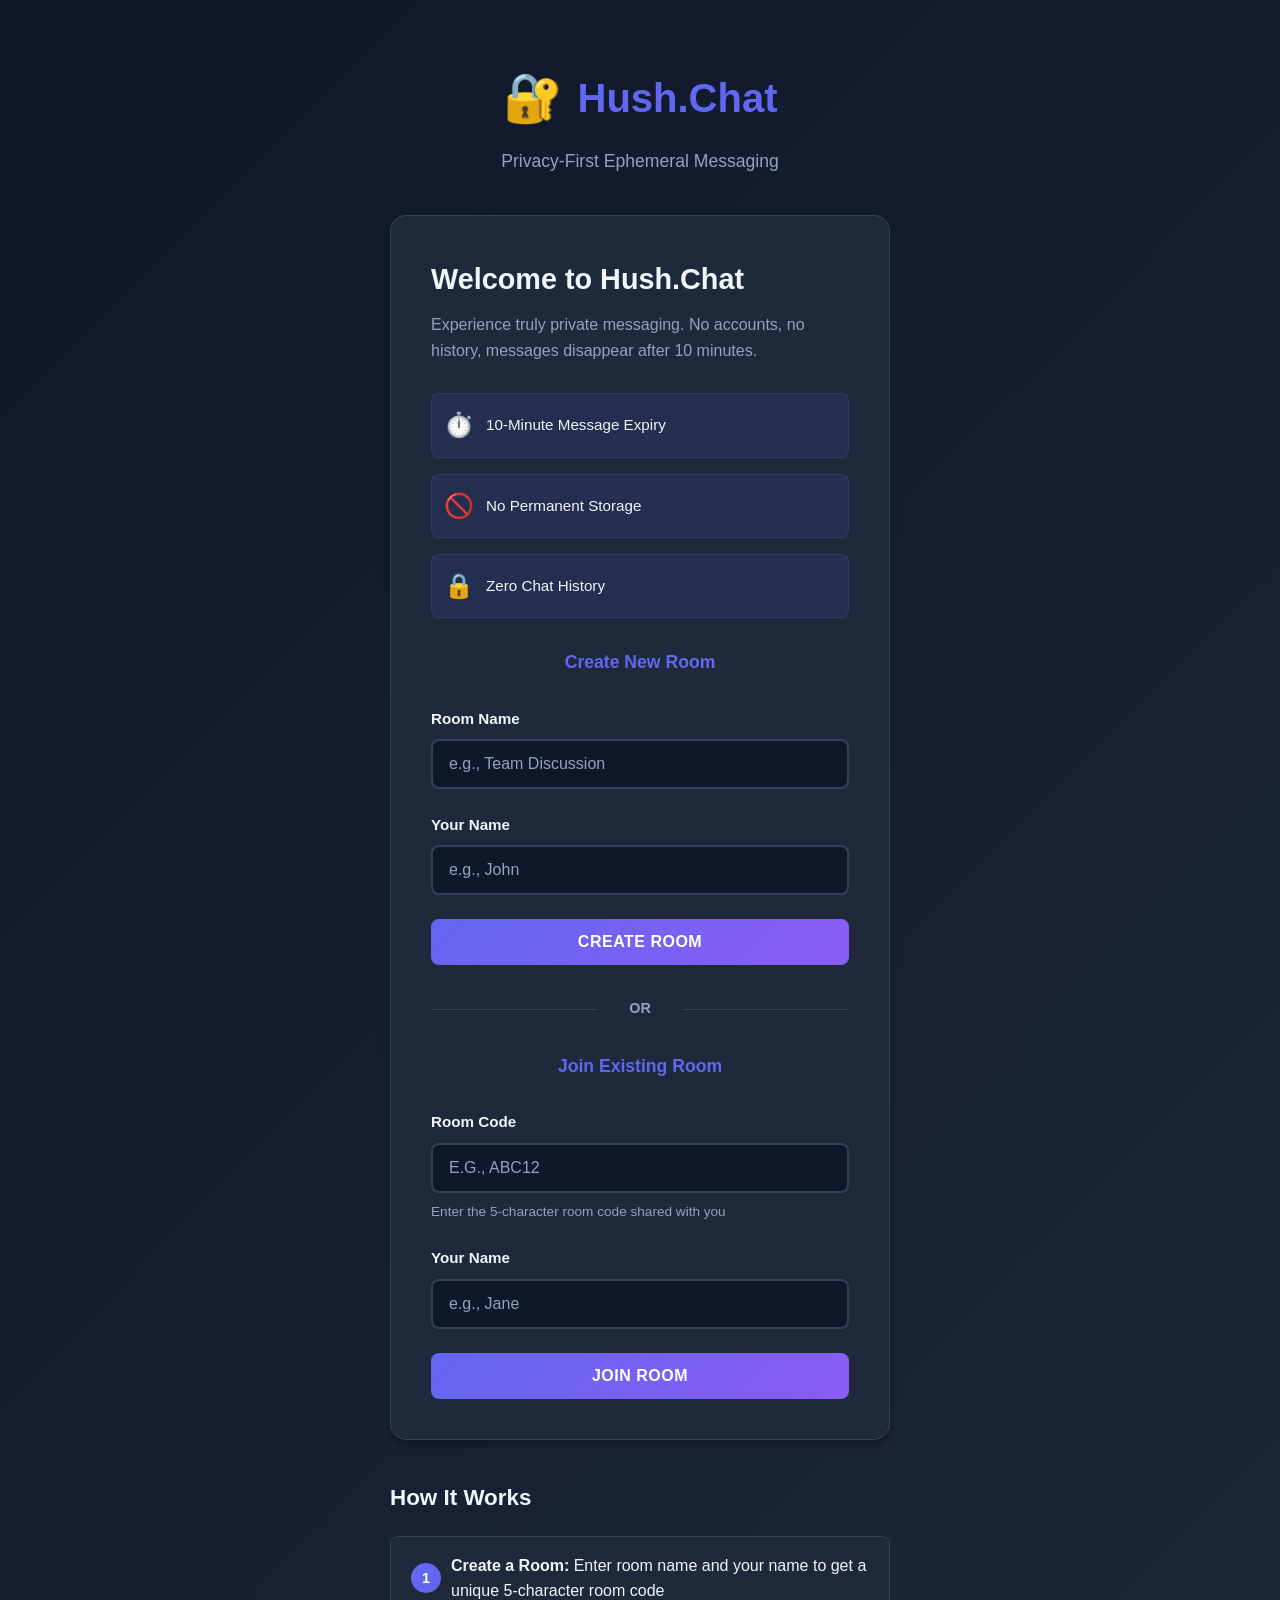
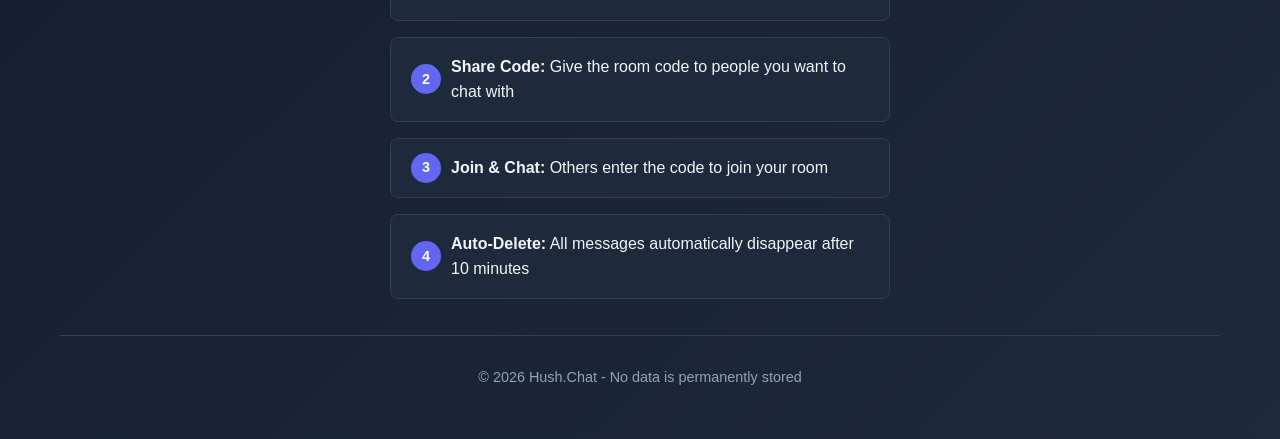
<file: Hush.Chat/src/main/resources/static/index.html>
<!DOCTYPE html>
<html lang="en">
<head>
    <meta charset="UTF-8">
    <meta name="viewport" content="width=device-width, initial-scale=1.0">
    <title>Hush.Chat - Privacy-First Messaging</title>
    <link rel="stylesheet" href="css/common.css">
    <link rel="stylesheet" href="css/auth.css">
</head>
<body>
<div class="container">
    <header class="header">
        <div class="logo">
            <span class="lock-icon">🔐</span>
            <h1>Hush.Chat</h1>
        </div>
        <p class="tagline">Privacy-First Ephemeral Messaging</p>
    </header>

    <main class="main-content">
        <div class="card">
            <h2>Welcome to Hush.Chat</h2>
            <p class="description">
                Experience truly private messaging. No accounts, no history,
                messages disappear after 10 minutes.
            </p>

            <div class="features">
                <div class="feature">
                    <span class="icon">⏱️</span>
                    <span>10-Minute Message Expiry</span>
                </div>
                <div class="feature">
                    <span class="icon">🚫</span>
                    <span>No Permanent Storage</span>
                </div>
                <div class="feature">
                    <span class="icon">🔒</span>
                    <span>Zero Chat History</span>
                </div>
            </div>

            <!-- Room Creation Form -->
            <div id="createRoomSection" class="room-section">
                <h3>Create New Room</h3>
                <form id="createRoomForm" class="auth-form">
                    <div class="form-group">
                        <label for="roomName">Room Name</label>
                        <input
                                type="text"
                                id="roomName"
                                name="roomName"
                                placeholder="e.g., Team Discussion"
                                minlength="3"
                                maxlength="50"
                                required
                        >
                    </div>
                    <div class="form-group">
                        <label for="creatorName">Your Name</label>
                        <input
                                type="text"
                                id="creatorName"
                                name="creatorName"
                                placeholder="e.g., John"
                                minlength="2"
                                maxlength="30"
                                required
                        >
                    </div>
                    <button type="submit" class="btn btn-primary" id="createRoomBtn">
                        Create Room
                    </button>
                </form>
            </div>

            <div class="divider">OR</div>

            <!-- Room Join Form -->
            <div id="joinRoomSection" class="room-section">
                <h3>Join Existing Room</h3>
                <form id="joinRoomForm" class="auth-form">
                    <div class="form-group">
                        <label for="roomCode">Room Code</label>
                        <input
                                type="text"
                                id="roomCode"
                                name="roomCode"
                                placeholder="e.g., ABC12"
                                pattern="[A-Z0-9]{5}"
                                maxlength="5"
                                style="text-transform: uppercase;"
                                required
                        >
                        <small class="help-text">
                            Enter the 5-character room code shared with you
                        </small>
                    </div>
                    <div class="form-group">
                        <label for="joinerName">Your Name</label>
                        <input
                                type="text"
                                id="joinerName"
                                name="joinerName"
                                placeholder="e.g., Jane"
                                minlength="2"
                                maxlength="30"
                                required
                        >
                    </div>
                    <button type="submit" class="btn btn-primary" id="joinRoomBtn">
                        Join Room
                    </button>
                </form>
            </div>

            <div id="errorMessage" class="error-message" style="display: none;"></div>
            <div id="successMessage" class="success-message" style="display: none;"></div>
        </div>

        <div class="info-section">
            <h3>How It Works</h3>
            <ol class="steps">
                <li><strong>Create a Room:</strong> Enter room name and your name to get a unique 5-character room code</li>
                <li><strong>Share Code:</strong> Give the room code to people you want to chat with</li>
                <li><strong>Join & Chat:</strong> Others enter the code to join your room</li>
                <li><strong>Auto-Delete:</strong> All messages automatically disappear after 10 minutes</li>
            </ol>
        </div>
    </main>

    <footer class="footer">
        <p>&copy; 2026 Hush.Chat - No data is permanently stored</p>
    </footer>
</div>

<script src="js/config.js"></script>
<script src="js/api.js"></script>
<script src="js/utils.js"></script>
<script src="js/room.js"></script>
</body>
</html>
</file>
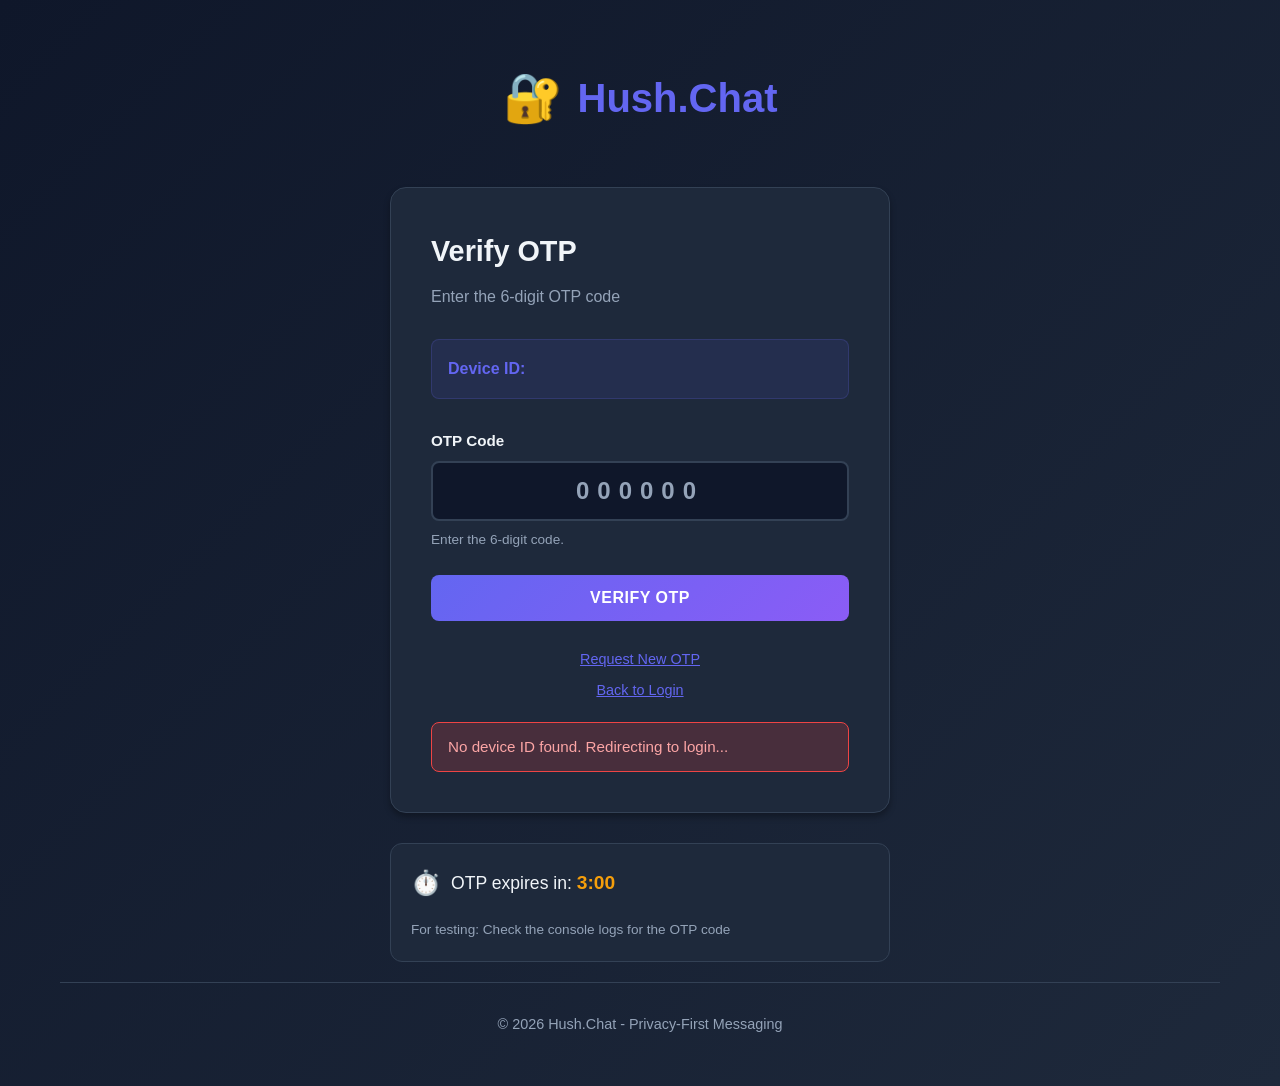
<file: Hush.Chat/src/main/resources/static/otp.html>
<!DOCTYPE html>
<html lang="en">
<head>
    <meta charset="UTF-8">
    <meta name="viewport" content="width=device-width, initial-scale=1.0">
    <title>Verify OTP - Hush.Chat</title>
    <link rel="stylesheet" href="css/common.css">
    <link rel="stylesheet" href="css/auth.css">
</head>
<body>
<div class="container">
    <header class="header">
        <div class="logo">
            <span class="lock-icon">🔐</span>
            <h1>Hush.Chat</h1>
        </div>
    </header>

    <main class="main-content">
        <div class="card">
            <h2>Verify OTP</h2>
            <p class="description">
                Enter the 6-digit OTP code
            </p>

            <div class="device-info">
                <strong>Device ID:</strong> <span id="deviceIdDisplay"></span>
            </div>

            <form id="otpVerifyForm" class="auth-form">
                <div class="form-group">
                    <label for="otpCode">OTP Code</label>
                    <input
                            type="text"
                            id="otpCode"
                            name="otpCode"
                            placeholder="000000"
                            pattern="[0-9]{6}"
                            maxlength="6"
                            required
                            autocomplete="off"
                    >
                    <small class="help-text" id="otpHelp">
                        Enter the 6-digit code. <span id="retriesLeft"></span>
                    </small>
                </div>

                <button type="submit" class="btn btn-primary" id="verifyOtpBtn">
                    Verify OTP
                </button>
            </form>

            <div class="alternative-actions">
                <button type="button" class="btn-link" id="requestNewOtp">
                    Request New OTP
                </button>
                <a href="index.html" class="btn-link">Back to Login</a>
            </div>

            <div id="errorMessage" class="error-message" style="display: none;"></div>
            <div id="successMessage" class="success-message" style="display: none;"></div>
        </div>

        <div class="info-box">
            <div class="timer-section">
                <span class="icon">⏱️</span>
                <span>OTP expires in: <strong id="countdown">3:00</strong></span>
            </div>
            <p class="small-text">
                For testing: Check the console logs for the OTP code
            </p>
        </div>
    </main>

    <footer class="footer">
        <p>&copy; 2026 Hush.Chat - Privacy-First Messaging</p>
    </footer>
</div>

<script src="js/config.js"></script>
<script src="js/api.js"></script>
<script src="js/utils.js"></script>

<script>
    // Initialize OTP verification page
    const deviceId = localStorage.getItem('deviceId');

    if (!deviceId) {
        showError('No device ID found. Redirecting to login...');
        setTimeout(() => {
            window.location.href = 'index.html';
        }, 2000);
    } else {
        document.getElementById('deviceIdDisplay').textContent = deviceId;

        // Start countdown timer
        let timeLeft = 180; // 3 minutes in seconds
        const countdownElement = document.getElementById('countdown');

        const countdownInterval = setInterval(() => {
            timeLeft--;
            const minutes = Math.floor(timeLeft / 60);
            const seconds = timeLeft % 60;
            countdownElement.textContent = `${minutes}:${seconds.toString().padStart(2, '0')}`;

            if (timeLeft <= 0) {
                clearInterval(countdownInterval);
                showError('OTP has expired. Please request a new one.');
                document.getElementById('verifyOtpBtn').disabled = true;
            }
        }, 1000);
    }

    // Handle OTP verification
    document.getElementById('otpVerifyForm').addEventListener('submit', async (e) => {
        e.preventDefault();

        const otpCode = document.getElementById('otpCode').value;
        const verifyBtn = document.getElementById('verifyOtpBtn');

        verifyBtn.disabled = true;
        verifyBtn.textContent = 'Verifying...';

        try {
            const response = await api.post('/auth/verify-otp', {
                deviceId: deviceId,
                otp: otpCode
            }, false);

            if (response.success) {
                // Store session token
                localStorage.setItem('sessionToken', response.data.sessionToken);
                localStorage.setItem('userId', response.data.userId);

                showSuccess('OTP verified! Redirecting...');

                setTimeout(() => {
                    window.location.href = 'chat.html';
                }, 1500);
            } else {
                throw new Error(response.error || 'Verification failed');
            }
        } catch (error) {
            showError(error.message || 'Failed to verify OTP');
            verifyBtn.disabled = false;
            verifyBtn.textContent = 'Verify OTP';
        }
    });

    // Handle request new OTP
    document.getElementById('requestNewOtp').addEventListener('click', async () => {
        const btn = document.getElementById('requestNewOtp');
        btn.disabled = true;
        btn.textContent = 'Requesting...';

        try {
            await api.post('/auth/request-otp', { deviceId }, false);
            showSuccess('New OTP sent successfully!');

            // Reset countdown
            location.reload();
        } catch (error) {
            showError(error.message || 'Failed to request new OTP');
            btn.disabled = false;
            btn.textContent = 'Request New OTP';
        }
    });
</script>
</body>
</html>
</file>
<file: Hush.Chat/src/main/resources/static/css/common.css>
/* Reset and Base Styles */
* {
    margin: 0;
    padding: 0;
    box-sizing: border-box;
}

:root {
    --primary-color: #6366f1;
    --primary-dark: #4f46e5;
    --secondary-color: #8b5cf6;
    --success-color: #10b981;
    --error-color: #ef4444;
    --warning-color: #f59e0b;
    --bg-color: #0f172a;
    --card-bg: #1e293b;
    --text-color: #f1f5f9;
    --text-secondary: #94a3b8;
    --border-color: #334155;
    --shadow: 0 4px 6px rgba(0, 0, 0, 0.3);
}

body {
    font-family: 'Segoe UI', Tahoma, Geneva, Verdana, sans-serif;
    background: linear-gradient(135deg, var(--bg-color) 0%, #1e293b 100%);
    color: var(--text-color);
    min-height: 100vh;
    line-height: 1.6;
}

.container {
    max-width: 1200px;
    margin: 0 auto;
    padding: 20px;
    min-height: 100vh;
    display: flex;
    flex-direction: column;
}

/* Header */
.header {
    text-align: center;
    padding: 40px 0 20px;
}

.logo {
    display: flex;
    align-items: center;
    justify-content: center;
    gap: 15px;
    margin-bottom: 10px;
}

.lock-icon {
    font-size: 3rem;
}

.header h1 {
    font-size: 2.5rem;
    color: var(--primary-color);
    font-weight: 700;
}

.tagline {
    color: var(--text-secondary);
    font-size: 1.1rem;
}

/* Main Content */
.main-content {
    flex: 1;
    display: flex;
    flex-direction: column;
    align-items: center;
    padding: 20px 0;
}

/* Card */
.card {
    background: var(--card-bg);
    border-radius: 16px;
    padding: 40px;
    box-shadow: var(--shadow);
    width: 100%;
    max-width: 500px;
    border: 1px solid var(--border-color);
}

.card h2 {
    font-size: 1.8rem;
    margin-bottom: 10px;
    color: var(--text-color);
}

.description {
    color: var(--text-secondary);
    margin-bottom: 30px;
    font-size: 1rem;
}

/* Buttons */
.btn {
    width: 100%;
    padding: 14px 24px;
    border: none;
    border-radius: 8px;
    font-size: 1rem;
    font-weight: 600;
    cursor: pointer;
    transition: all 0.3s ease;
    text-transform: uppercase;
    letter-spacing: 0.5px;
}

.btn-primary {
    background: linear-gradient(135deg, var(--primary-color), var(--secondary-color));
    color: white;
}

.btn-primary:hover:not(:disabled) {
    transform: translateY(-2px);
    box-shadow: 0 6px 12px rgba(99, 102, 241, 0.4);
}

.btn-primary:disabled {
    opacity: 0.6;
    cursor: not-allowed;
}

.btn-secondary {
    background: transparent;
    border: 2px solid var(--primary-color);
    color: var(--primary-color);
}

.btn-secondary:hover:not(:disabled) {
    background: var(--primary-color);
    color: white;
}

.btn-link {
    background: none;
    border: none;
    color: var(--primary-color);
    text-decoration: underline;
    cursor: pointer;
    font-size: 0.9rem;
}

.btn-link:hover {
    color: var(--primary-dark);
}

/* Messages */
.error-message, .success-message {
    padding: 12px 16px;
    border-radius: 8px;
    margin-top: 20px;
    font-size: 0.95rem;
    animation: slideIn 0.3s ease;
}

.error-message {
    background: rgba(239, 68, 68, 0.2);
    border: 1px solid var(--error-color);
    color: #fca5a5;
}

.success-message {
    background: rgba(16, 185, 129, 0.2);
    border: 1px solid var(--success-color);
    color: #6ee7b7;
}

@keyframes slideIn {
    from {
        opacity: 0;
        transform: translateY(-10px);
    }
    to {
        opacity: 1;
        transform: translateY(0);
    }
}

/* Footer */
.footer {
    text-align: center;
    padding: 30px 0;
    color: var(--text-secondary);
    font-size: 0.9rem;
    border-top: 1px solid var(--border-color);
    margin-top: auto;
}

/* Utility Classes */
.text-center {
    text-align: center;
}

.mt-20 {
    margin-top: 20px;
}

.mb-20 {
    margin-bottom: 20px;
}

.small-text {
    font-size: 0.85rem;
    color: var(--text-secondary);
}

.help-text {
    display: block;
    margin-top: 8px;
    font-size: 0.85rem;
    color: var(--text-secondary);
}

/* Responsive */
@media (max-width: 768px) {
    .header h1 {
        font-size: 2rem;
    }

    .card {
        padding: 30px 20px;
    }

    .container {
        padding: 10px;
    }
}
</file>
<file: Hush.Chat/src/main/resources/static/css/auth.css>
/* Authentication Specific Styles */

.auth-form {
    margin-top: 30px;
}

.form-group {
    margin-bottom: 24px;
}

.form-group label {
    display: block;
    margin-bottom: 8px;
    font-weight: 600;
    color: var(--text-color);
    font-size: 0.95rem;
}

.form-group input {
    width: 100%;
    padding: 14px 16px;
    background: #0f172a;
    border: 2px solid var(--border-color);
    border-radius: 8px;
    color: var(--text-color);
    font-size: 1rem;
    transition: all 0.3s ease;
}

.form-group input:focus {
    outline: none;
    border-color: var(--primary-color);
    box-shadow: 0 0 0 3px rgba(99, 102, 241, 0.1);
}

.form-group input::placeholder {
    color: var(--text-secondary);
}

/* Features List */
.features {
    display: flex;
    flex-direction: column;
    gap: 16px;
    margin: 30px 0;
}

.feature {
    display: flex;
    align-items: center;
    gap: 12px;
    padding: 12px;
    background: rgba(99, 102, 241, 0.1);
    border-radius: 8px;
    border: 1px solid rgba(99, 102, 241, 0.2);
}

.feature .icon {
    font-size: 1.5rem;
}

.feature span:last-child {
    flex: 1;
    font-size: 0.95rem;
    color: var(--text-color);
}

/* Info Section */
.info-section {
    margin-top: 40px;
    max-width: 500px;
    width: 100%;
}

.info-section h3 {
    color: var(--text-color);
    margin-bottom: 20px;
    font-size: 1.4rem;
}

.steps {
    list-style: none;
    counter-reset: step-counter;
}

.steps li {
    counter-increment: step-counter;
    position: relative;
    padding: 16px 20px 16px 60px;
    margin-bottom: 16px;
    background: var(--card-bg);
    border-radius: 8px;
    border: 1px solid var(--border-color);
    color: var(--text-color);
}

.steps li::before {
    content: counter(step-counter);
    position: absolute;
    left: 20px;
    top: 50%;
    transform: translateY(-50%);
    width: 30px;
    height: 30px;
    background: var(--primary-color);
    color: white;
    border-radius: 50%;
    display: flex;
    align-items: center;
    justify-content: center;
    font-weight: bold;
    font-size: 0.9rem;
}

/* Device Info Display */
.device-info {
    background: rgba(99, 102, 241, 0.1);
    padding: 16px;
    border-radius: 8px;
    margin: 20px 0;
    border: 1px solid rgba(99, 102, 241, 0.2);
}

.device-info strong {
    color: var(--primary-color);
}

.device-info span {
    color: var(--text-color);
    word-break: break-all;
}

/* Alternative Actions */
.alternative-actions {
    margin-top: 30px;
    display: flex;
    flex-direction: column;
    gap: 12px;
    align-items: center;
}

/* Info Box */
.info-box {
    margin-top: 30px;
    padding: 20px;
    background: var(--card-bg);
    border: 1px solid var(--border-color);
    border-radius: 12px;
    max-width: 500px;
    width: 100%;
}

.timer-section {
    display: flex;
    align-items: center;
    gap: 10px;
    margin-bottom: 16px;
    font-size: 1.1rem;
}

.timer-section .icon {
    font-size: 1.5rem;
}

.timer-section strong {
    color: var(--warning-color);
    font-size: 1.2rem;
}

/* OTP Input Specific */
input[type="text"][pattern="[0-9]{6}"] {
    font-size: 1.5rem;
    letter-spacing: 0.5rem;
    text-align: center;
    font-weight: 600;
}

/* Loading State */
.btn:disabled {
    position: relative;
    cursor: not-allowed;
}

.btn:disabled::after {
    content: '';
    position: absolute;
    right: 20px;
    top: 50%;
    transform: translateY(-50%);
    width: 16px;
    height: 16px;
    border: 2px solid rgba(255, 255, 255, 0.3);
    border-top-color: white;
    border-radius: 50%;
    animation: spin 0.8s linear infinite;
}

@keyframes spin {
    to {
        transform: translateY(-50%) rotate(360deg);
    }
}

/* Room Sections */
.room-section {
    margin-top: 20px;
}

.room-section h3 {
    color: var(--primary-color);
    font-size: 1.1rem;
    margin-bottom: 16px;
    text-align: center;
}

.divider {
    text-align: center;
    margin: 32px 0;
    position: relative;
    color: var(--text-secondary);
    font-weight: 600;
    font-size: 0.9rem;
}

.divider::before,
.divider::after {
    content: '';
    position: absolute;
    top: 50%;
    width: 40%;
    height: 1px;
    background: var(--border-color);
}

.divider::before {
    left: 0;
}

.divider::after {
    right: 0;
}

/* Responsive */
@media (max-width: 768px) {
    .features {
        gap: 12px;
    }

    .feature {
        padding: 10px;
    }

    .steps li {
        padding: 12px 16px 12px 50px;
    }

    .steps li::before {
        width: 26px;
        height: 26px;
        left: 12px;
        font-size: 0.8rem;
    }
}
</file>
